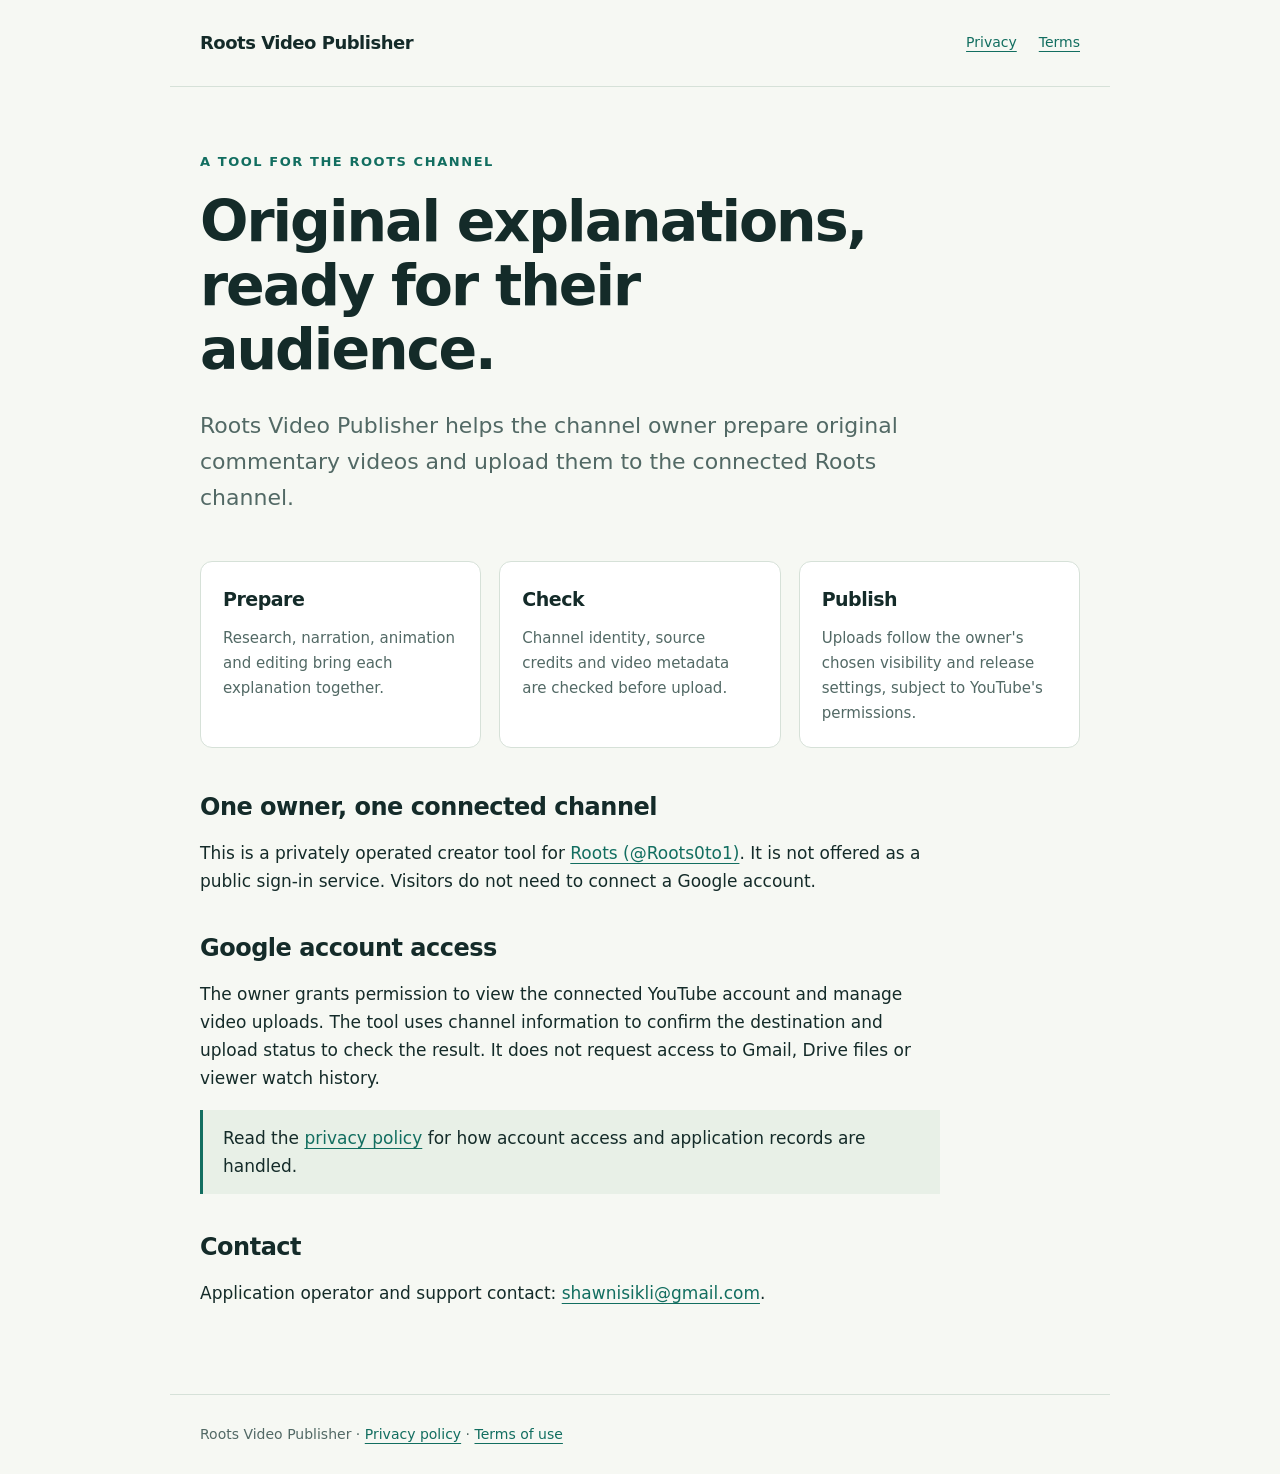
<file: index.html>
<!doctype html>
<html lang="en"><head><meta charset="utf-8"><meta name="viewport" content="width=device-width,initial-scale=1"><meta name="google-site-verification" content="UPDw4lVtm_VQgvKxyle5N_lBde-R8y-FvblAEZjjvlo" /><title>Roots Video Publisher</title><meta name="description" content="A creator-operated tool for preparing and uploading original commentary videos to the Roots channel."><link rel="stylesheet" href="styles.css"></head>
<body><header><a class="brand" href="index.html">Roots Video Publisher</a><nav aria-label="Main"><a href="privacy.html">Privacy</a><a href="terms.html">Terms</a></nav></header>
<main><div class="eyebrow">A tool for the Roots channel</div><h1>Original explanations,<br>ready for their audience.</h1><p class="lead">Roots Video Publisher helps the channel owner prepare original commentary videos and upload them to the connected Roots channel.</p>
<div class="cards"><section class="card"><h2>Prepare</h2><p>Research, narration, animation and editing bring each explanation together.</p></section><section class="card"><h2>Check</h2><p>Channel identity, source credits and video metadata are checked before upload.</p></section><section class="card"><h2>Publish</h2><p>Uploads follow the owner's chosen visibility and release settings, subject to YouTube's permissions.</p></section></div>
<h2>One owner, one connected channel</h2><p>This is a privately operated creator tool for <a href="https://www.youtube.com/@Roots0to1">Roots (@Roots0to1)</a>. It is not offered as a public sign-in service. Visitors do not need to connect a Google account.</p>
<h2>Google account access</h2><p>The owner grants permission to view the connected YouTube account and manage video uploads. The tool uses channel information to confirm the destination and upload status to check the result. It does not request access to Gmail, Drive files or viewer watch history.</p>
<p class="notice">Read the <a href="privacy.html">privacy policy</a> for how account access and application records are handled.</p>
<h2>Contact</h2><p>Application operator and support contact: <a href="mailto:shawnisikli@gmail.com">shawnisikli@gmail.com</a>.</p></main>
<footer>Roots Video Publisher · <a href="privacy.html">Privacy policy</a> · <a href="terms.html">Terms of use</a></footer></body></html>
</file>
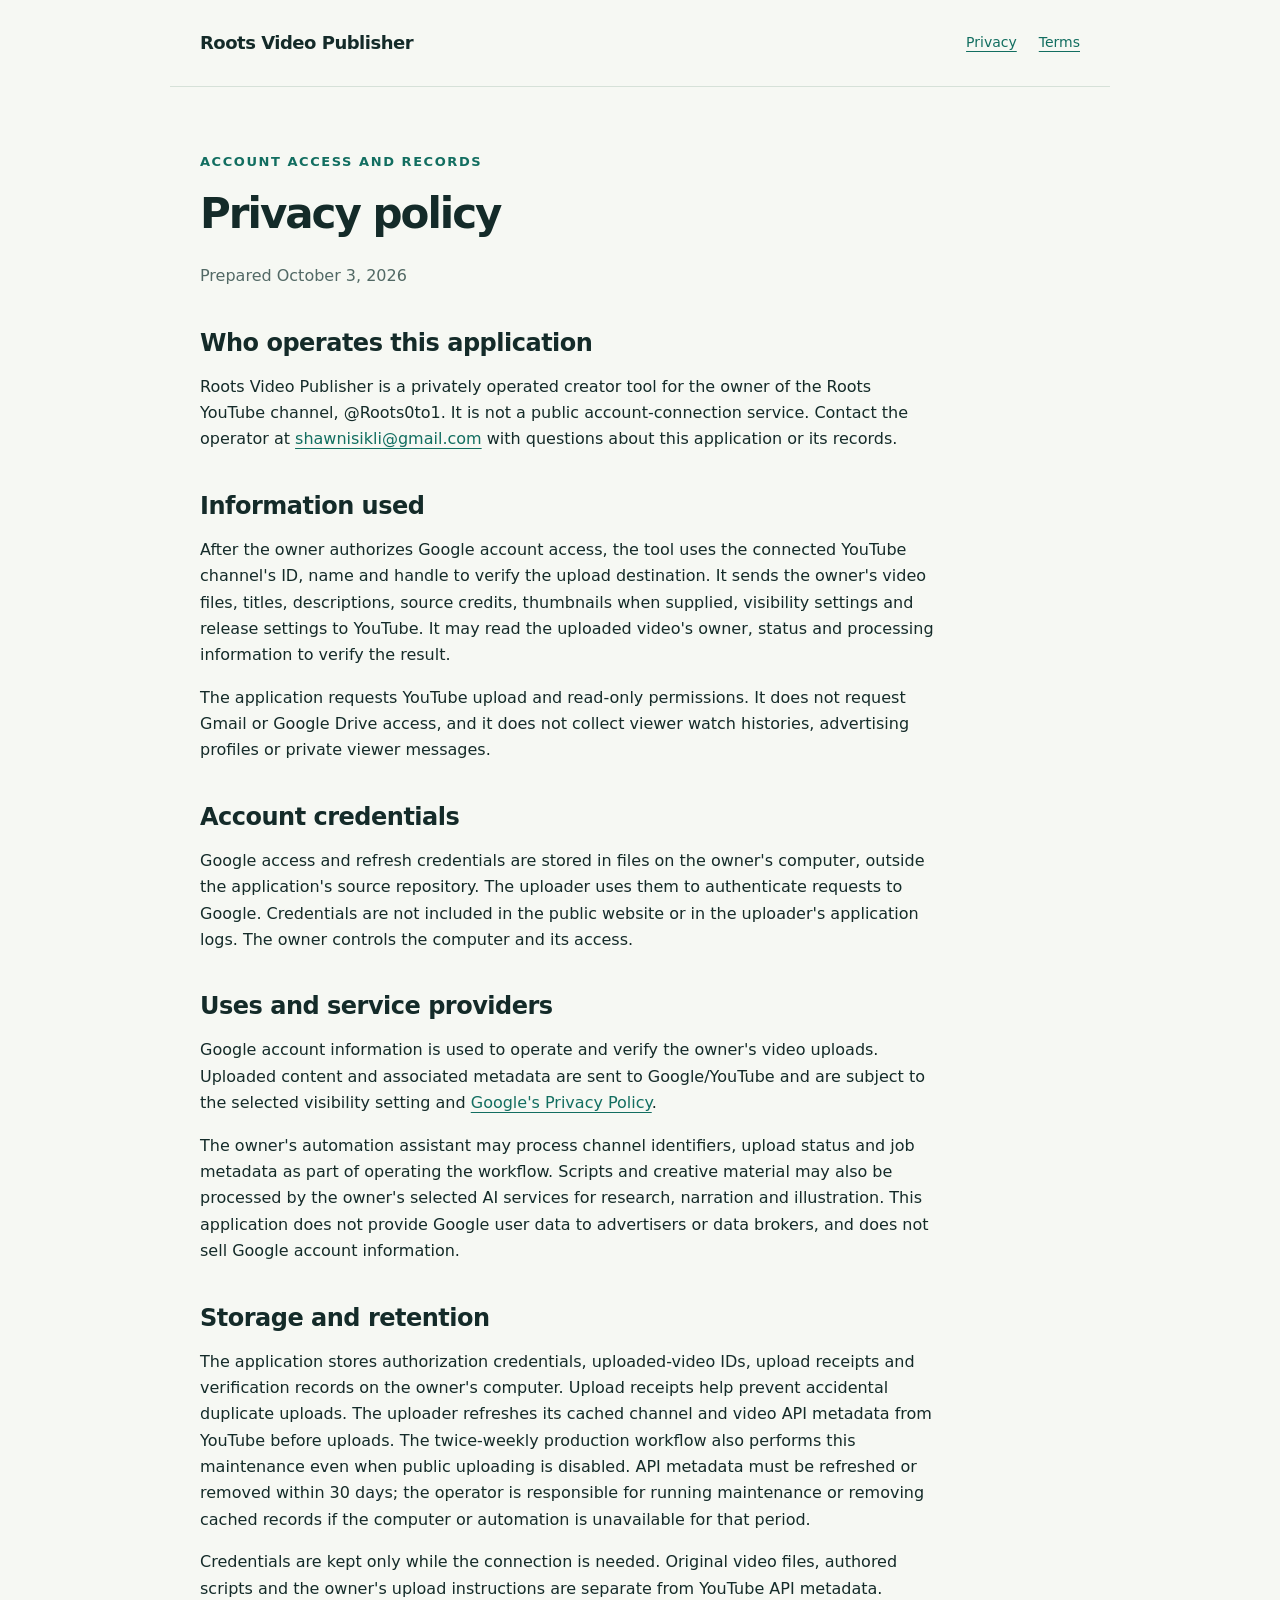
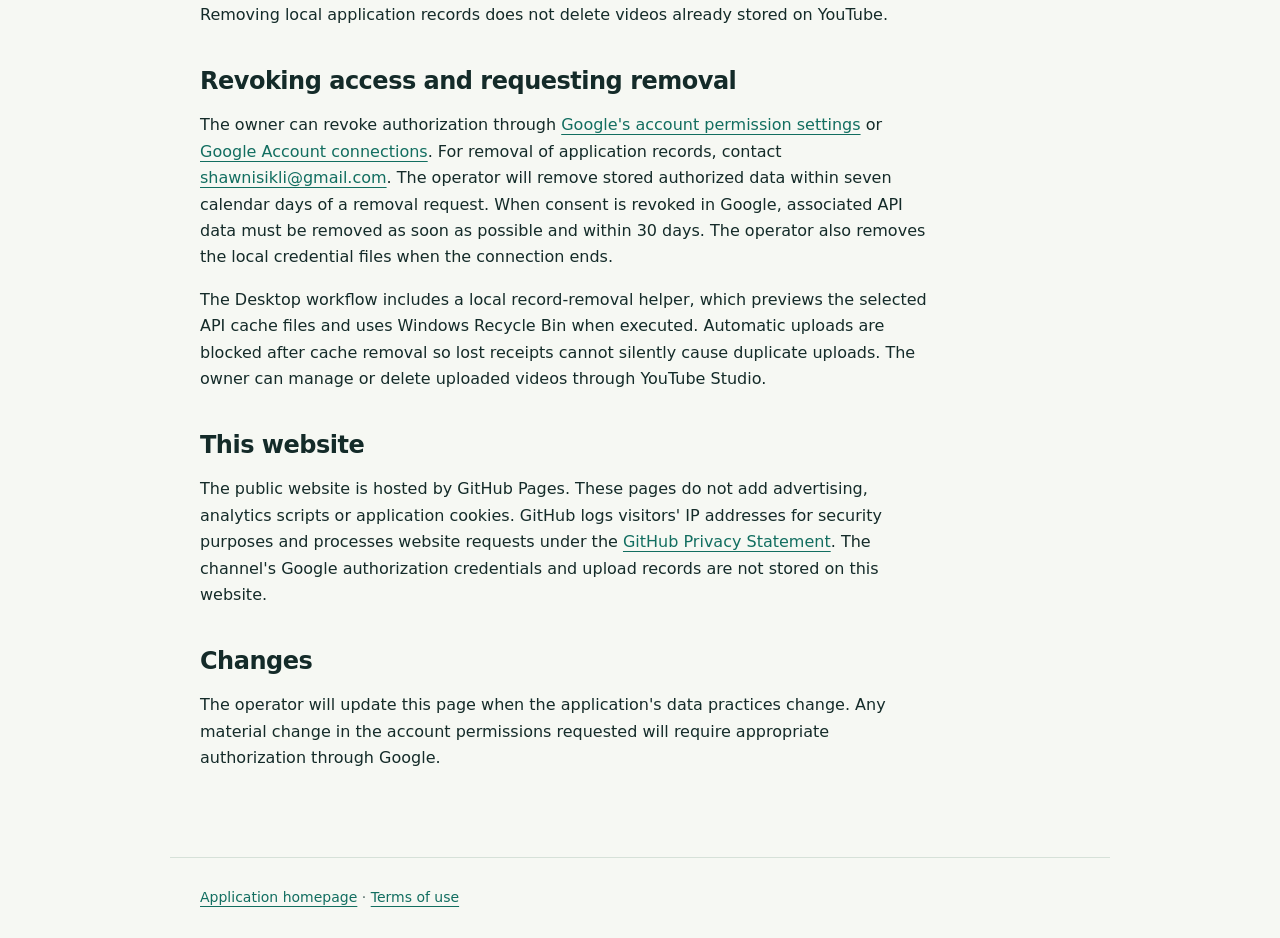
<file: privacy.html>
<!doctype html>
<html lang="en"><head><meta charset="utf-8"><meta name="viewport" content="width=device-width,initial-scale=1"><title>Privacy — Roots Video Publisher</title><link rel="stylesheet" href="styles.css"></head>
<body><header><a class="brand" href="index.html">Roots Video Publisher</a><nav aria-label="Main"><a href="privacy.html" aria-current="page">Privacy</a><a href="terms.html">Terms</a></nav></header>
<main class="legal"><div class="eyebrow">Account access and records</div><h1>Privacy policy</h1><p class="date">Prepared October 3, 2026</p>
<h2>Who operates this application</h2><p>Roots Video Publisher is a privately operated creator tool for the owner of the Roots YouTube channel, @Roots0to1. It is not a public account-connection service. Contact the operator at <a href="mailto:shawnisikli@gmail.com">shawnisikli@gmail.com</a> with questions about this application or its records.</p>
<h2>Information used</h2><p>After the owner authorizes Google account access, the tool uses the connected YouTube channel's ID, name and handle to verify the upload destination. It sends the owner's video files, titles, descriptions, source credits, thumbnails when supplied, visibility settings and release settings to YouTube. It may read the uploaded video's owner, status and processing information to verify the result.</p><p>The application requests YouTube upload and read-only permissions. It does not request Gmail or Google Drive access, and it does not collect viewer watch histories, advertising profiles or private viewer messages.</p>
<h2>Account credentials</h2><p>Google access and refresh credentials are stored in files on the owner's computer, outside the application's source repository. The uploader uses them to authenticate requests to Google. Credentials are not included in the public website or in the uploader's application logs. The owner controls the computer and its access.</p>
<h2>Uses and service providers</h2><p>Google account information is used to operate and verify the owner's video uploads. Uploaded content and associated metadata are sent to Google/YouTube and are subject to the selected visibility setting and <a href="https://policies.google.com/privacy">Google's Privacy Policy</a>.</p><p>The owner's automation assistant may process channel identifiers, upload status and job metadata as part of operating the workflow. Scripts and creative material may also be processed by the owner's selected AI services for research, narration and illustration. This application does not provide Google user data to advertisers or data brokers, and does not sell Google account information.</p>
<h2>Storage and retention</h2><p>The application stores authorization credentials, uploaded-video IDs, upload receipts and verification records on the owner's computer. Upload receipts help prevent accidental duplicate uploads. The uploader refreshes its cached channel and video API metadata from YouTube before uploads. The twice-weekly production workflow also performs this maintenance even when public uploading is disabled. API metadata must be refreshed or removed within 30 days; the operator is responsible for running maintenance or removing cached records if the computer or automation is unavailable for that period.</p><p>Credentials are kept only while the connection is needed. Original video files, authored scripts and the owner's upload instructions are separate from YouTube API metadata. Removing local application records does not delete videos already stored on YouTube.</p>
<h2>Revoking access and requesting removal</h2><p>The owner can revoke authorization through <a href="https://security.google.com/settings/security/permissions">Google's account permission settings</a> or <a href="https://myaccount.google.com/connections">Google Account connections</a>. For removal of application records, contact <a href="mailto:shawnisikli@gmail.com">shawnisikli@gmail.com</a>. The operator will remove stored authorized data within seven calendar days of a removal request. When consent is revoked in Google, associated API data must be removed as soon as possible and within 30 days. The operator also removes the local credential files when the connection ends.</p><p>The Desktop workflow includes a local record-removal helper, which previews the selected API cache files and uses Windows Recycle Bin when executed. Automatic uploads are blocked after cache removal so lost receipts cannot silently cause duplicate uploads. The owner can manage or delete uploaded videos through YouTube Studio.</p>
<h2>This website</h2><p>The public website is hosted by GitHub Pages. These pages do not add advertising, analytics scripts or application cookies. GitHub logs visitors' IP addresses for security purposes and processes website requests under the <a href="https://docs.github.com/en/site-policy/privacy-policies/github-general-privacy-statement">GitHub Privacy Statement</a>. The channel's Google authorization credentials and upload records are not stored on this website.</p>
<h2>Changes</h2><p>The operator will update this page when the application's data practices change. Any material change in the account permissions requested will require appropriate authorization through Google.</p></main>
<footer><a href="index.html">Application homepage</a> · <a href="terms.html">Terms of use</a></footer></body></html>
</file>
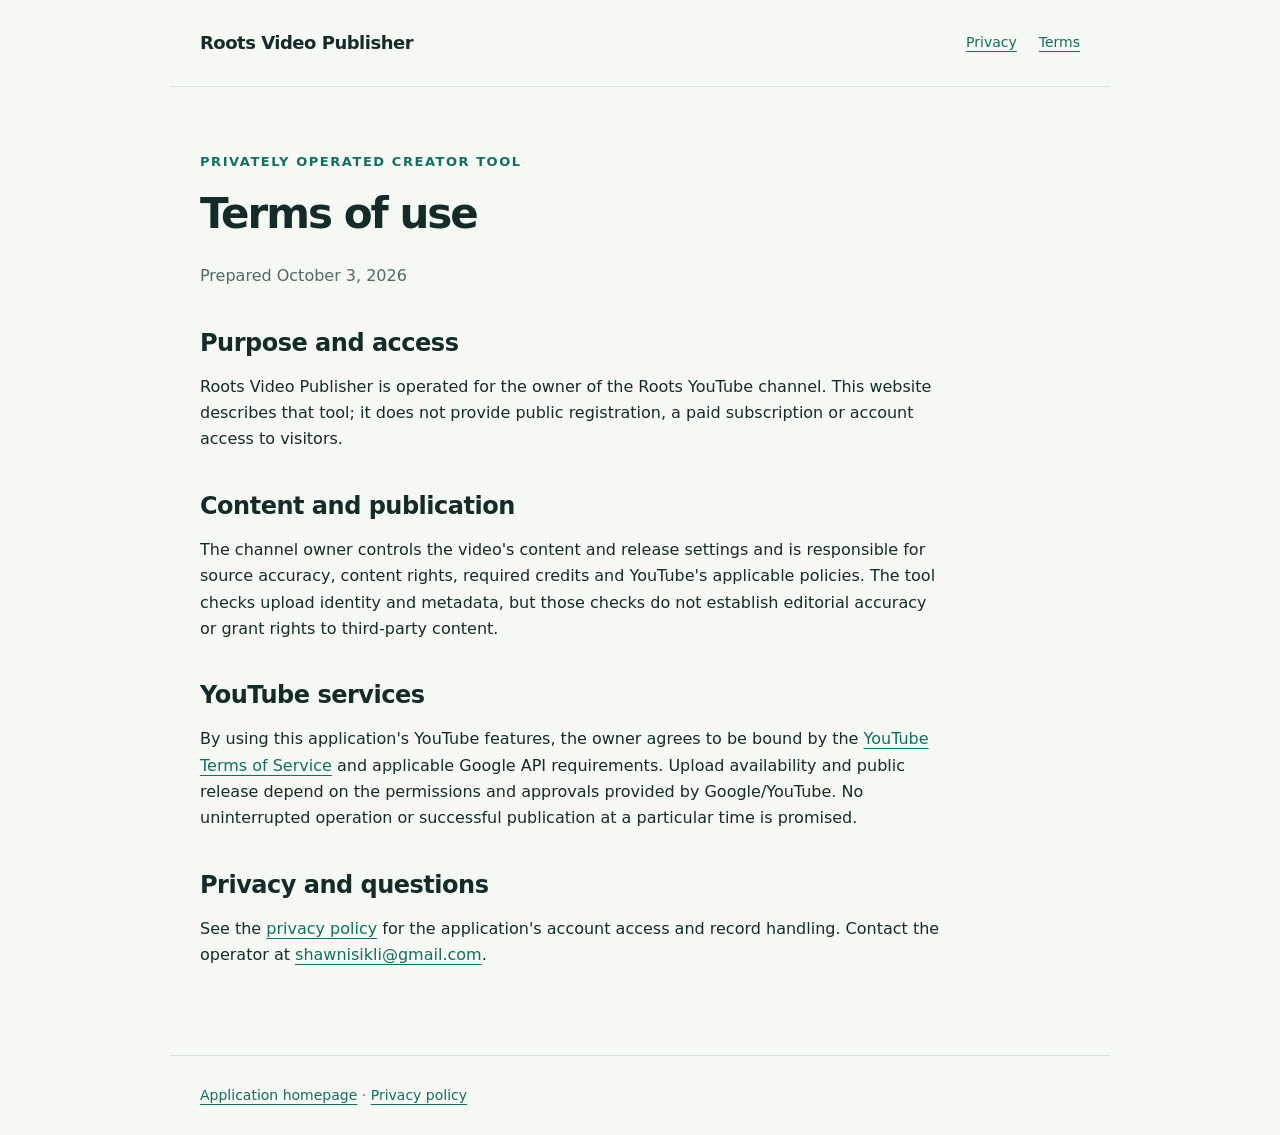
<file: terms.html>
<!doctype html>
<html lang="en"><head><meta charset="utf-8"><meta name="viewport" content="width=device-width,initial-scale=1"><title>Terms — Roots Video Publisher</title><link rel="stylesheet" href="styles.css"></head>
<body><header><a class="brand" href="index.html">Roots Video Publisher</a><nav aria-label="Main"><a href="privacy.html">Privacy</a><a href="terms.html" aria-current="page">Terms</a></nav></header>
<main class="legal"><div class="eyebrow">Privately operated creator tool</div><h1>Terms of use</h1><p class="date">Prepared October 3, 2026</p>
<h2>Purpose and access</h2><p>Roots Video Publisher is operated for the owner of the Roots YouTube channel. This website describes that tool; it does not provide public registration, a paid subscription or account access to visitors.</p>
<h2>Content and publication</h2><p>The channel owner controls the video's content and release settings and is responsible for source accuracy, content rights, required credits and YouTube's applicable policies. The tool checks upload identity and metadata, but those checks do not establish editorial accuracy or grant rights to third-party content.</p>
<h2>YouTube services</h2><p>By using this application's YouTube features, the owner agrees to be bound by the <a href="https://www.youtube.com/t/terms">YouTube Terms of Service</a> and applicable Google API requirements. Upload availability and public release depend on the permissions and approvals provided by Google/YouTube. No uninterrupted operation or successful publication at a particular time is promised.</p>
<h2>Privacy and questions</h2><p>See the <a href="privacy.html">privacy policy</a> for the application's account access and record handling. Contact the operator at <a href="mailto:shawnisikli@gmail.com">shawnisikli@gmail.com</a>.</p></main>
<footer><a href="index.html">Application homepage</a> · <a href="privacy.html">Privacy policy</a></footer></body></html>
</file>
<file: styles.css>
:root{color-scheme:light;--ink:#142b29;--muted:#526965;--accent:#126e60;--paper:#f6f8f3;--line:#d6e1d8;font:17px/1.65 system-ui,-apple-system,Segoe UI,sans-serif}
*{box-sizing:border-box}body{margin:0;background:var(--paper);color:var(--ink)}
a{color:var(--accent);text-underline-offset:4px}a:hover{text-decoration-thickness:2px}
header,main,footer{max-width:940px;margin:auto;padding:28px 30px}header{display:flex;gap:24px;justify-content:space-between;align-items:center;border-bottom:1px solid var(--line)}
.brand{font-size:18px;font-weight:750;color:var(--ink);text-decoration:none;letter-spacing:-.5px}nav{display:flex;gap:22px;font-size:14px}
main{padding-top:64px;padding-bottom:70px}.eyebrow{font-size:13px;letter-spacing:.12em;text-transform:uppercase;font-weight:700;color:var(--accent)}
h1{max-width:720px;font-size:clamp(34px,5vw,57px);line-height:1.12;letter-spacing:-2px;margin:18px 0 26px}h2{font-size:24px;line-height:1.25;letter-spacing:-.5px;margin:38px 0 12px}
.lead{max-width:720px;font-size:22px;color:var(--muted)}p,ul{max-width:740px}.cards{display:grid;grid-template-columns:repeat(3,1fr);gap:18px;margin:44px 0}.card{background:white;border:1px solid var(--line);border-radius:12px;padding:22px}.card h2{font-size:19px;margin:4px 0 12px}.card p{font-size:15px;color:var(--muted);margin-bottom:0}
.notice{border-left:3px solid var(--accent);padding:14px 20px;background:#e8f0e7}.legal h1{font-size:42px}.legal p,.legal li{font-size:16px}.date{font-size:14px;color:var(--muted)}footer{border-top:1px solid var(--line);font-size:14px;color:var(--muted)}
@media(max-width:620px){header{align-items:flex-start;flex-direction:column;gap:12px}header,main,footer{padding-left:22px;padding-right:22px}.cards{grid-template-columns:1fr}main{padding-top:40px}h1{letter-spacing:-1px}}
</file>
